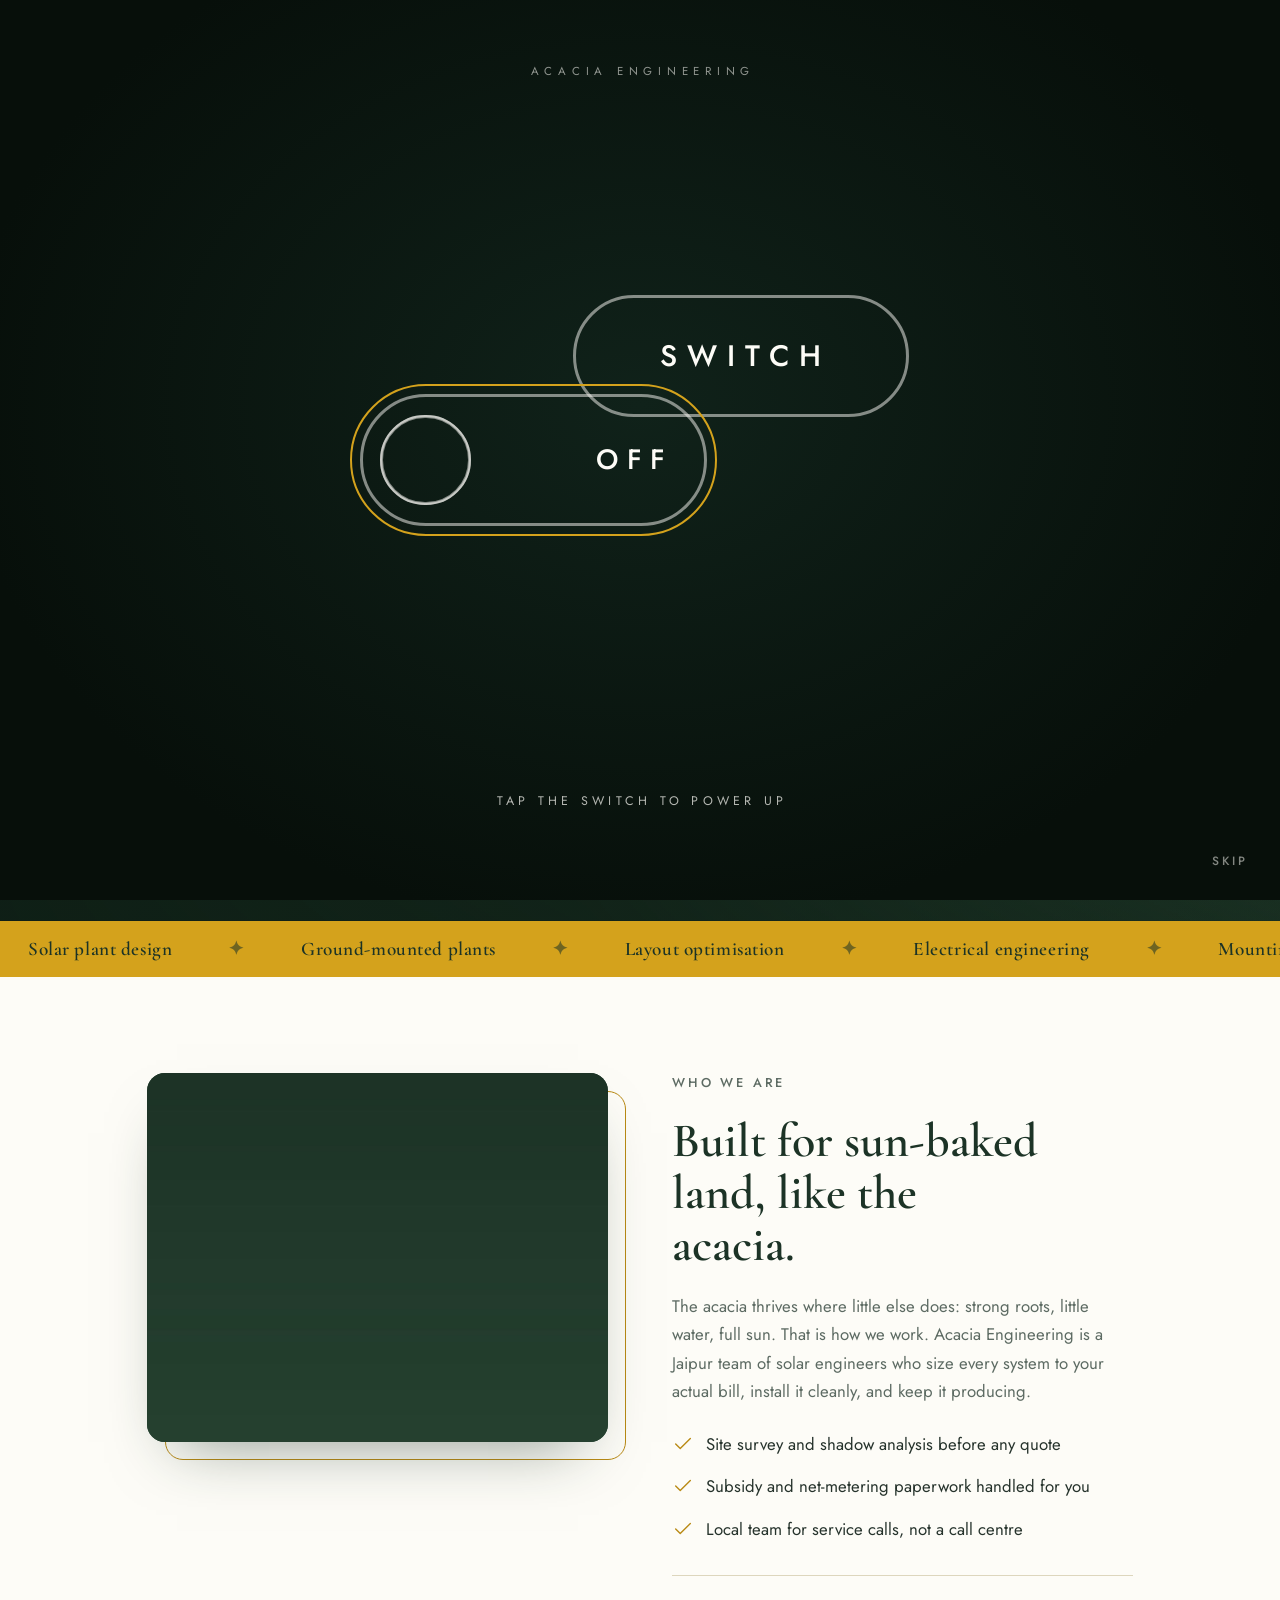
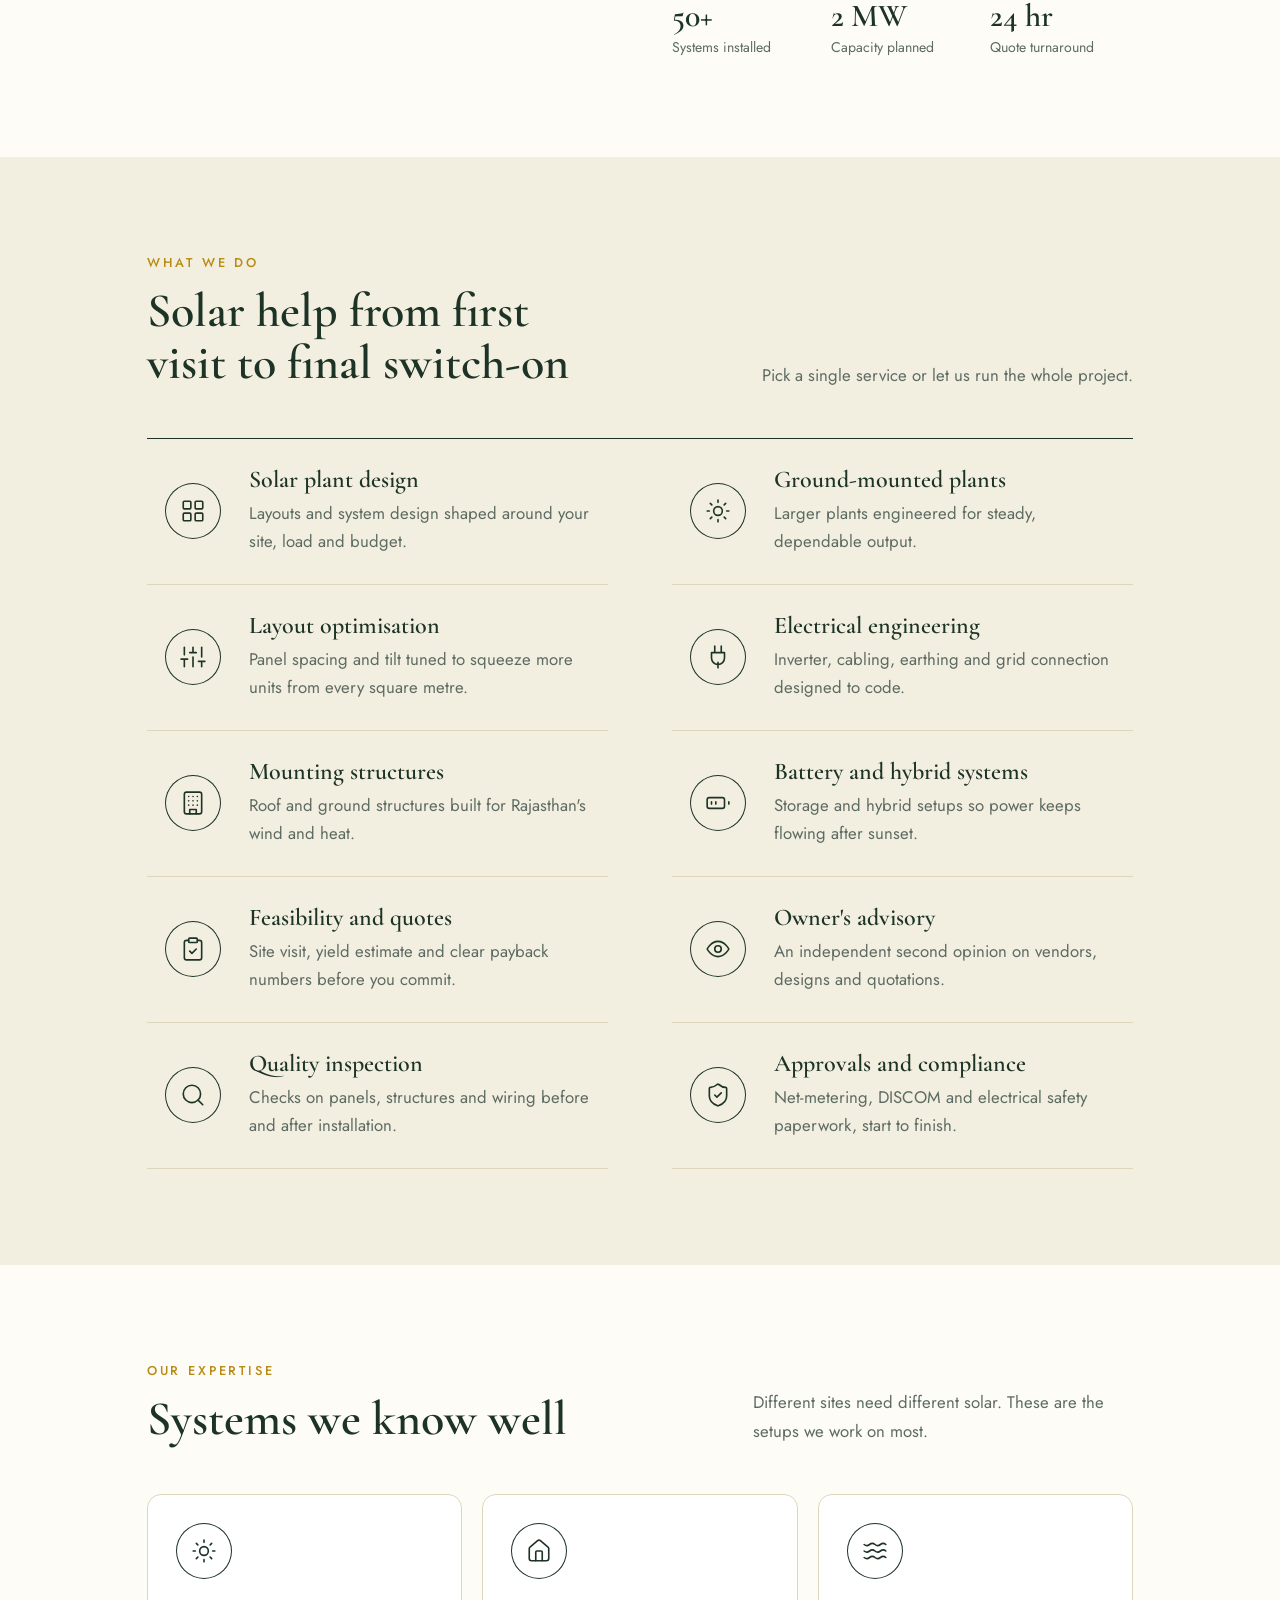
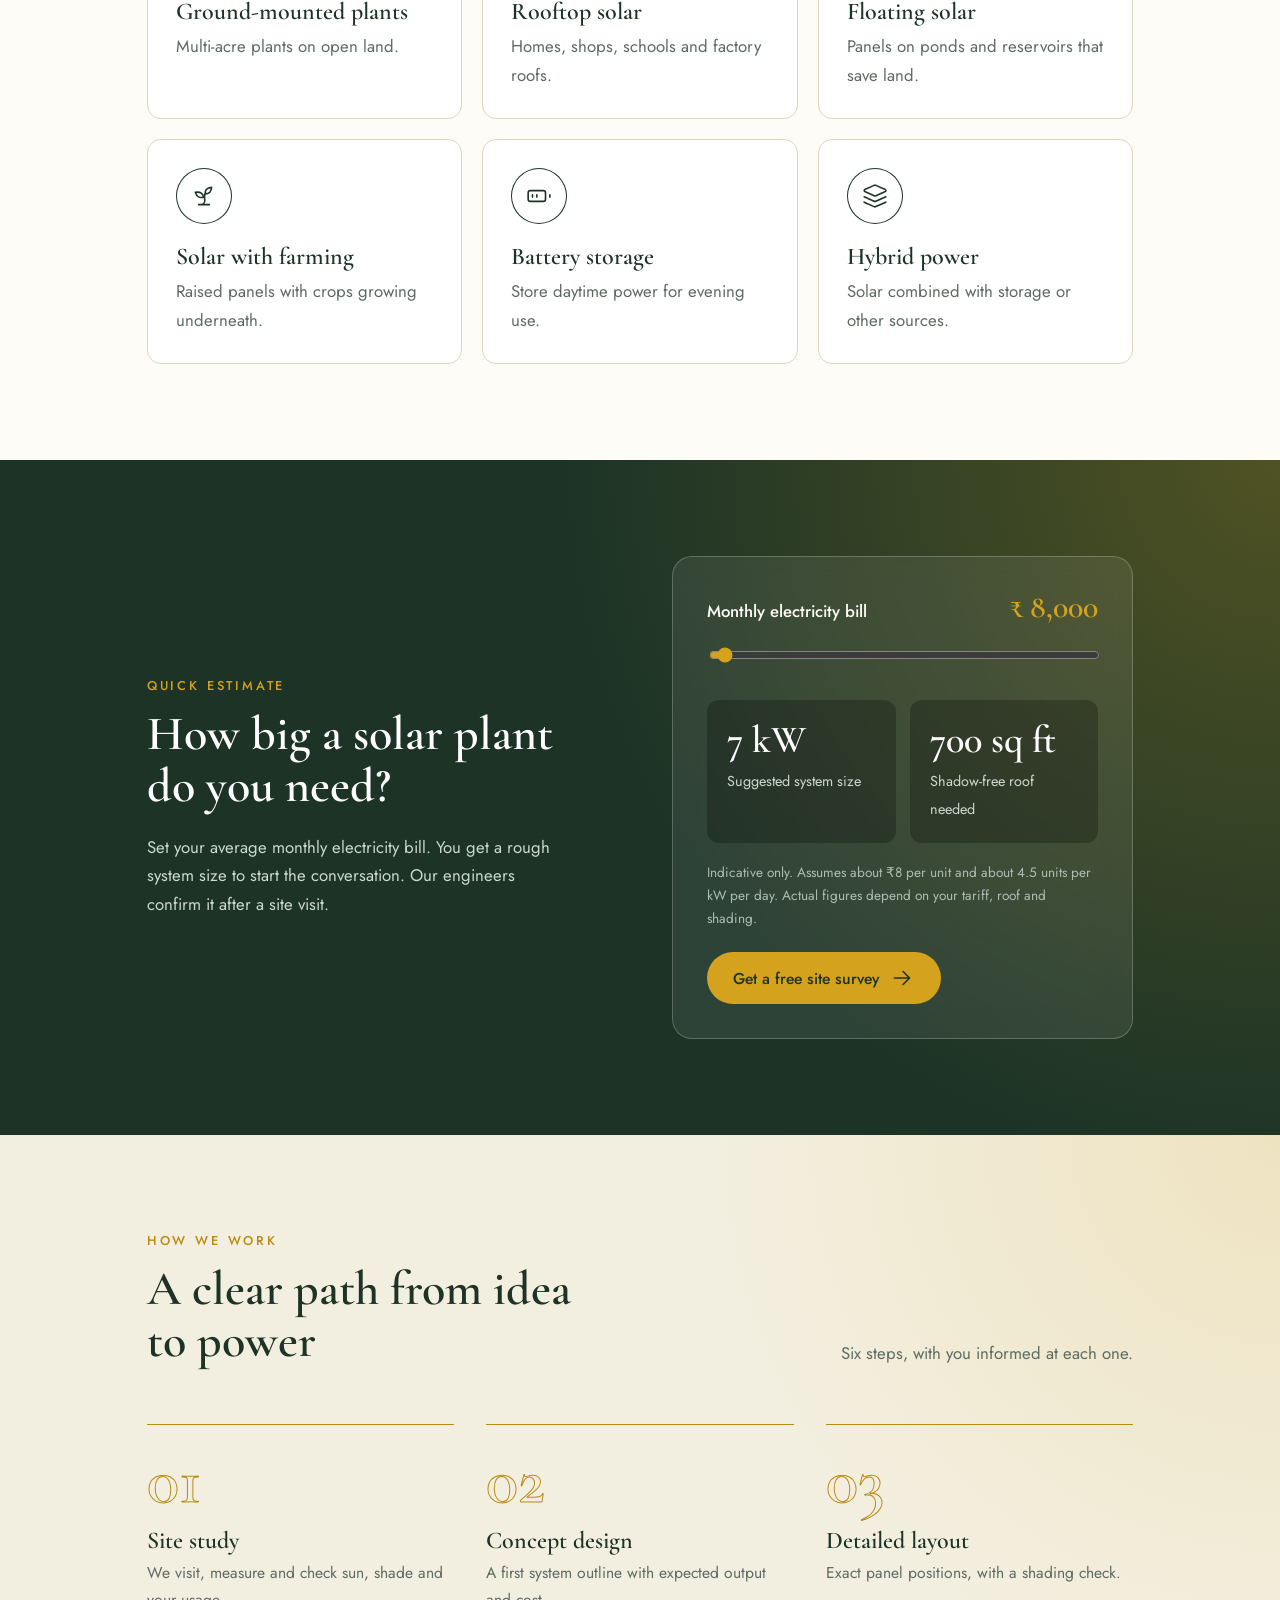
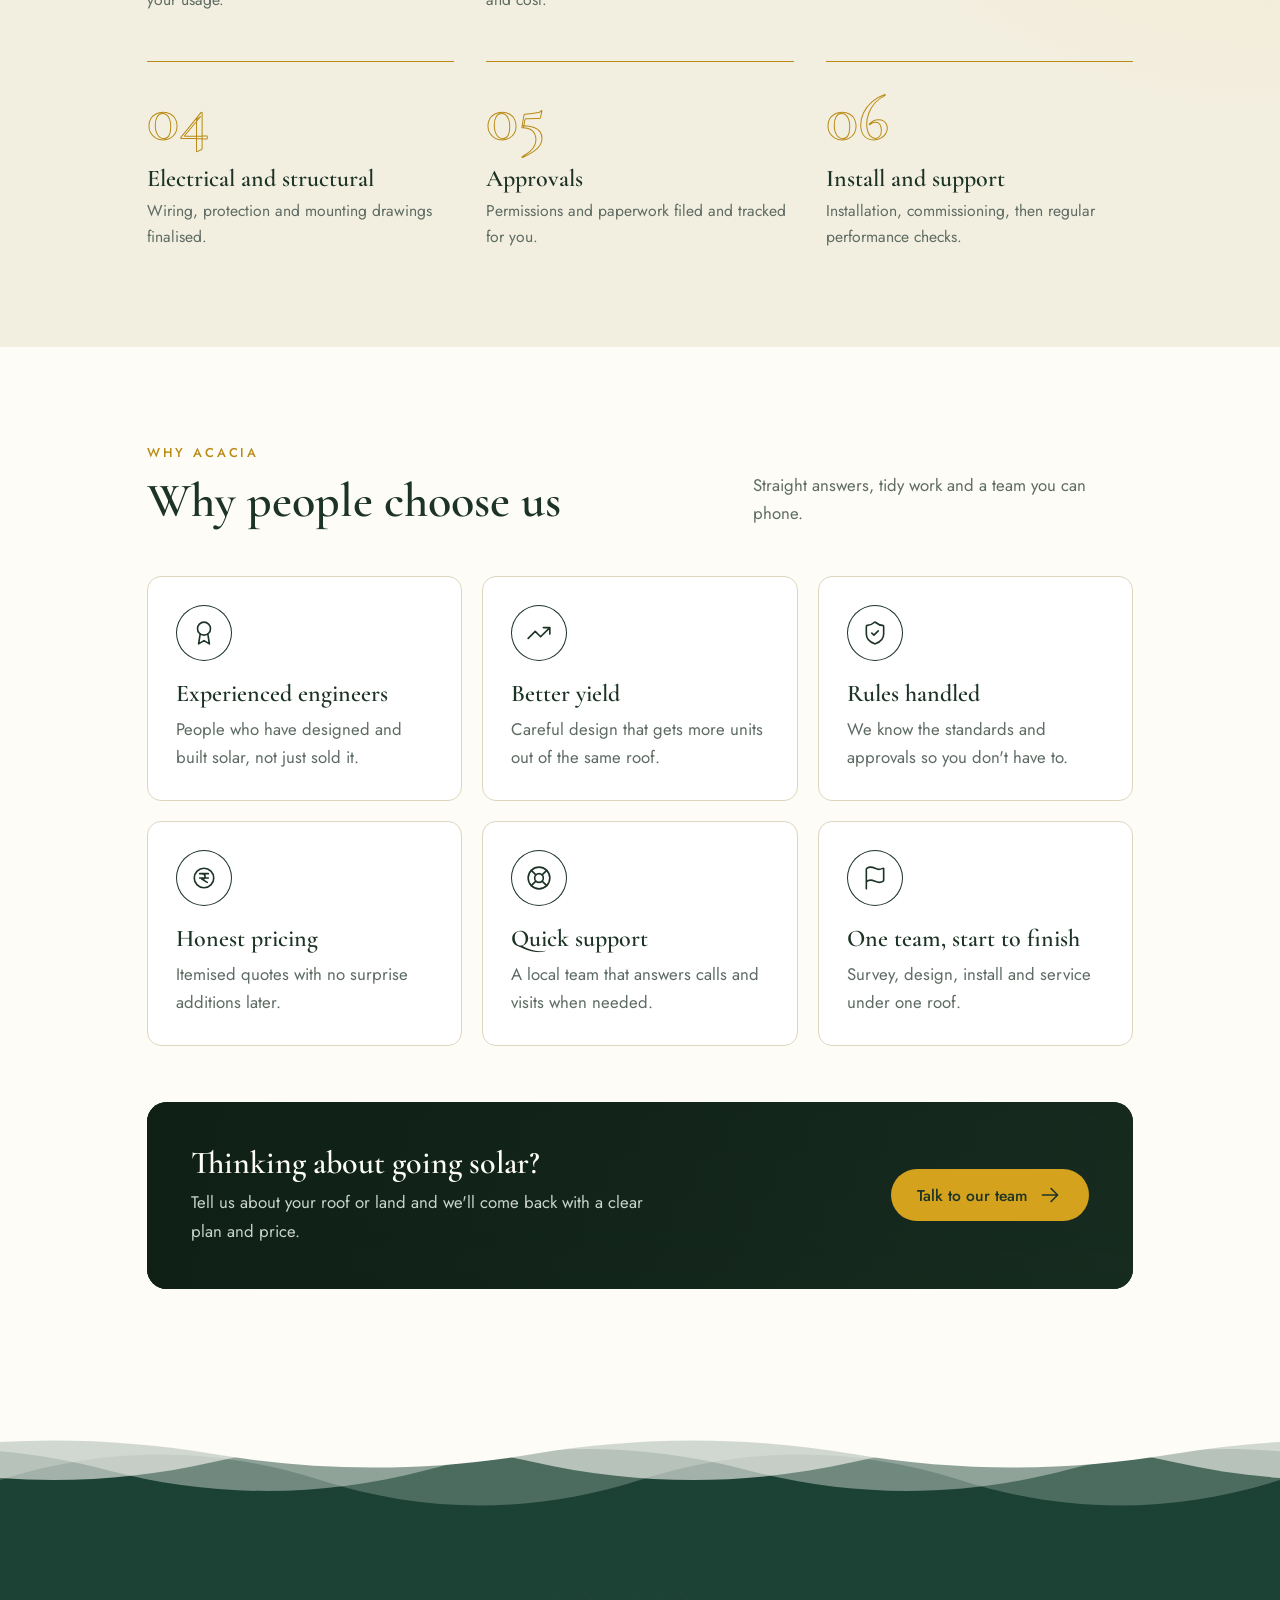
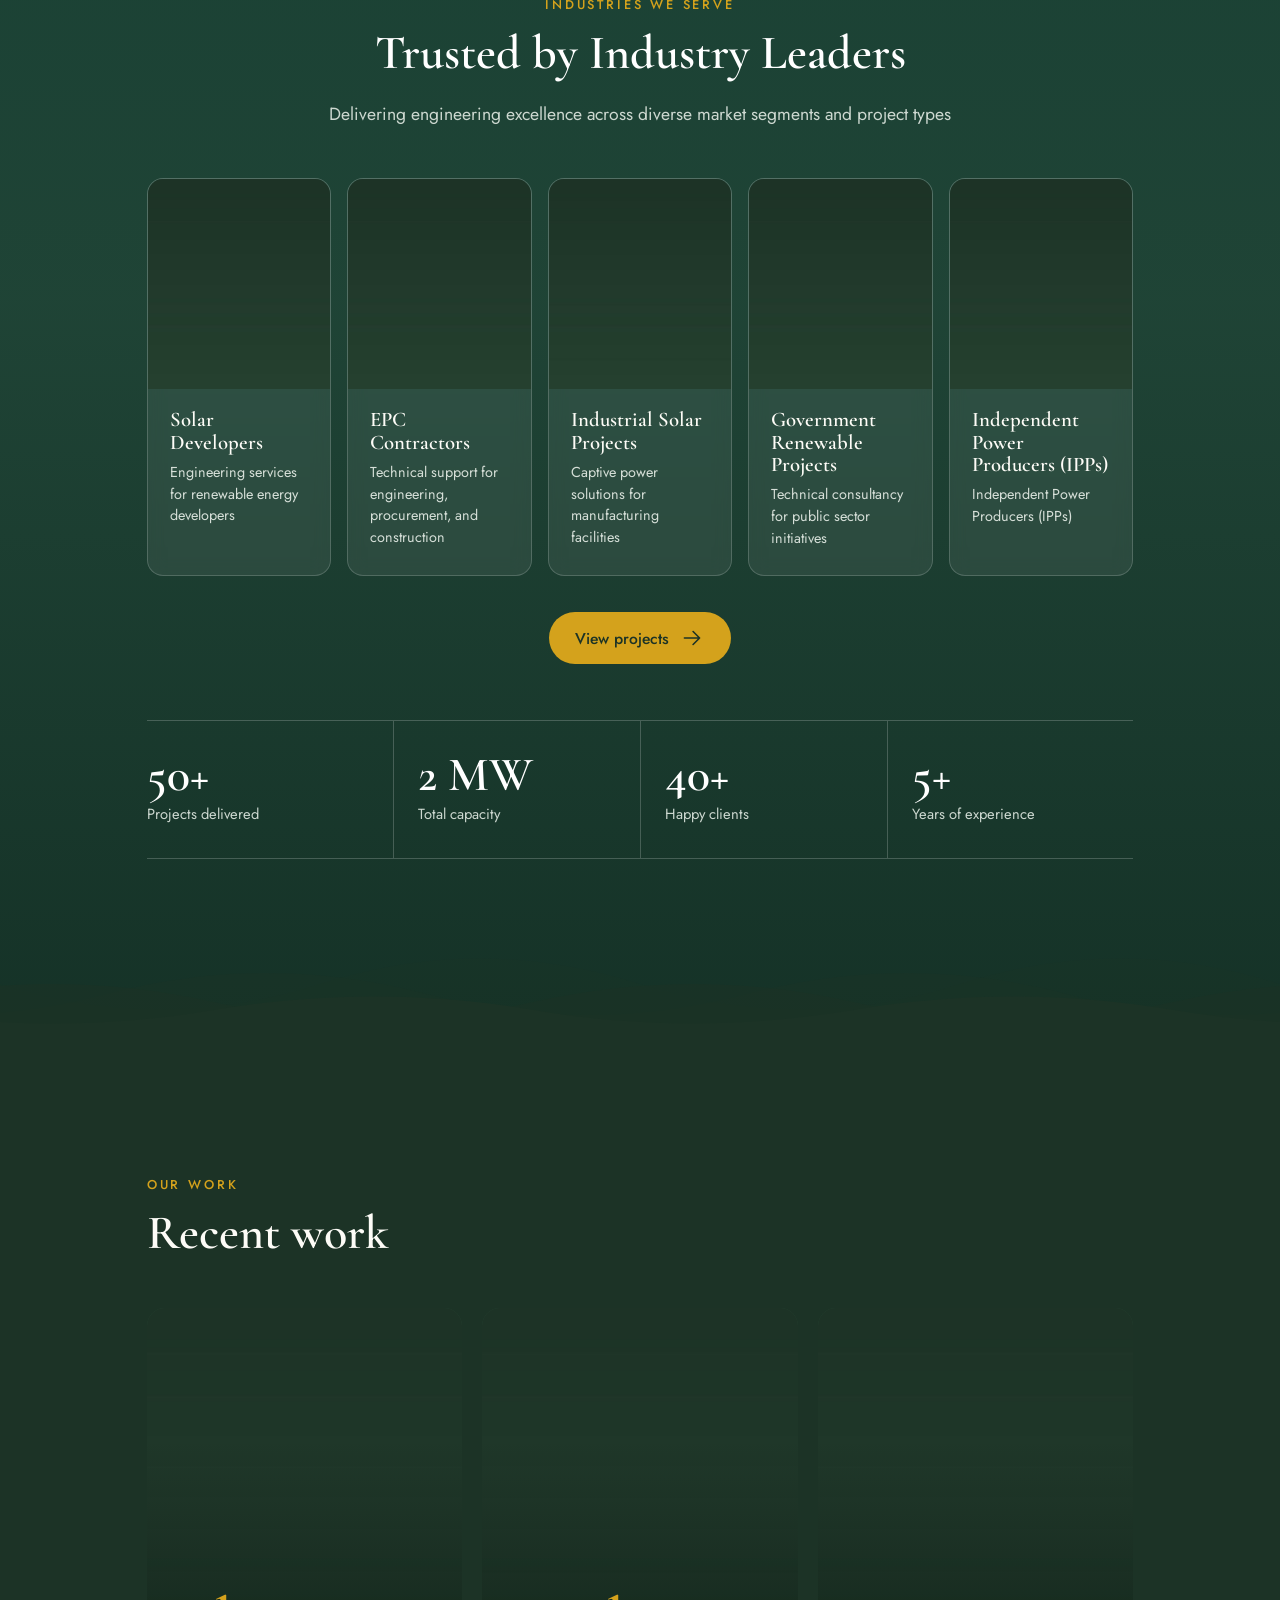
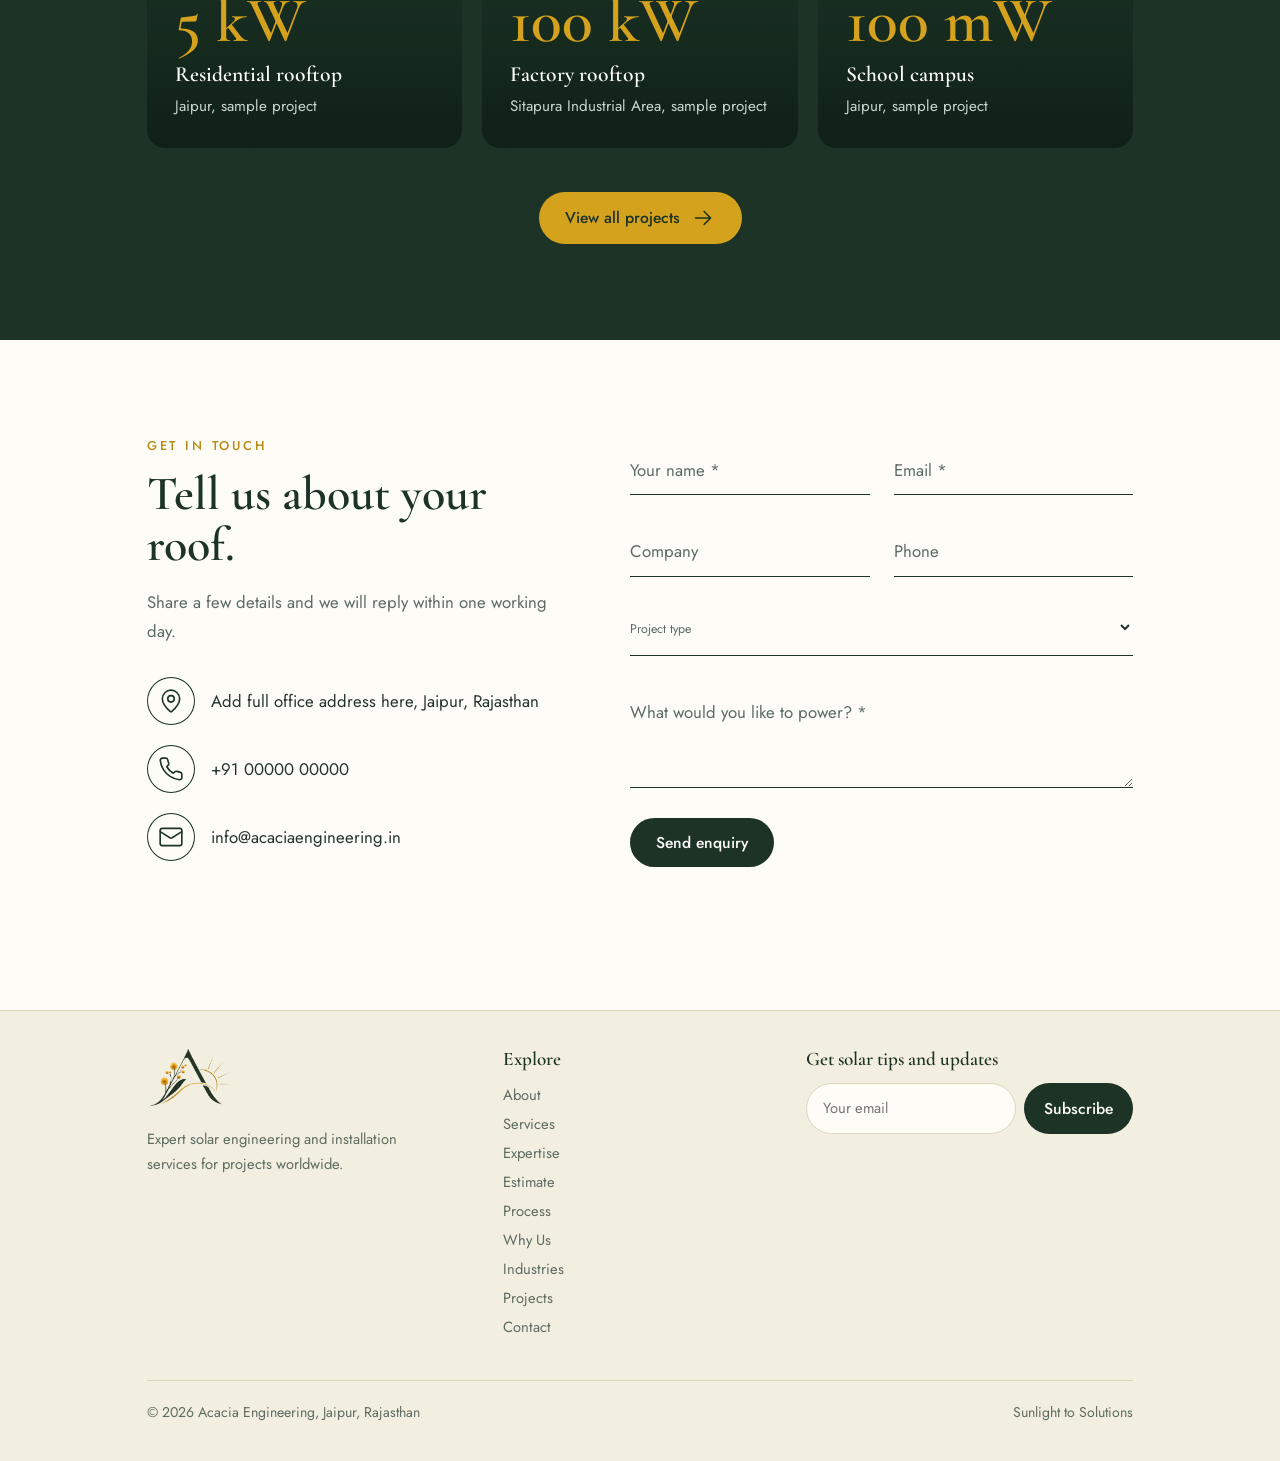
<file: index.html>
<!doctype html>
<html lang="en">
  <head>
    <meta charset="UTF-8" />
    <script src="js/intro.js"></script>
    <meta name="viewport" content="width=device-width, initial-scale=1" />
    <title>Acacia Engineering | Solar Solutions in Jaipur</title>
    <meta
      name="description"
      content="Solar panel design, installation and maintenance world wide. Sunlight to Solutions."
    />
    <meta name="theme-color" content="#1c3326" />
    <link rel="icon" href="assets/img/favicon.svg" type="image/svg+xml" />
    <link
      rel="icon"
      href="assets/img/favicon-32.png"
      type="image/png"
      sizes="32x32"
    />
    <link rel="apple-touch-icon" href="assets/img/apple-touch-icon.png" />
    <link rel="preconnect" href="https://fonts.googleapis.com" />
    <link rel="preconnect" href="https://fonts.gstatic.com" crossorigin />
    <link
      href="https://fonts.googleapis.com/css2?family=Cormorant+Garamond:wght@500;600;700&family=Jost:wght@400;500&display=swap"
      rel="stylesheet"
    />

    <!-- CSS: order matters (later files override earlier ones) -->
    <link rel="stylesheet" href="css/base.css" />
    <link rel="stylesheet" href="css/sections.css" />
    <link rel="stylesheet" href="css/upgrade.css" />
    <link rel="stylesheet" href="css/industries.css" />
    <link rel="stylesheet" href="css/additions.css" />
  </head>
  <body>
    <header id="hdr">
      <div class="wrap bar">
        <a href="#hero" aria-label="Acacia Engineering home"
          ><img src="assets/img/logo.png" alt="Acacia Engineering"
        /></a>
        <button
          class="menu"
          id="menu"
          aria-label="Open menu"
          aria-expanded="false"
        >
          <svg class="i" viewBox="0 0 24 24"><path d="M4 8h16M4 16h16" /></svg>
        </button>
        <nav id="nav"></nav>
      </div>
    </header>
    <main id="app"></main>
    <footer><div class="wrap" id="foot"></div></footer>

    <!-- JS: classic scripts that share one scope, so order matters -->
    <script src="js/config.js"></script>
    <!-- Web3Forms key -->
    <script src="js/icons.js"></script>
    <!-- ICON, ic(), esc() -->
    <script src="js/helpers.js"></script>
    <!-- IM, head, cards, statsHtml, waves -->
    <script src="js/chrome.js"></script>
    <!-- nav + footer -->
    <script src="js/estimator.js"></script>
    <!-- "How big a solar plant do you need?" -->
    <script src="js/effects.js"></script>
    <!-- loadBg, parallax, reveal -->
    <script src="js/forms.js"></script>
    <!-- enquiry form submit -->
    <script src="js/wire.js"></script>
    <!-- header scroll, menu, count-up, newsletter -->
    <script src="js/home.js"></script>
    <!-- build(): the home page sections -->
    <script src="js/main.js"></script>
    <!-- loads data/content.json, calls build() -->
  </body>
</html>
</file>
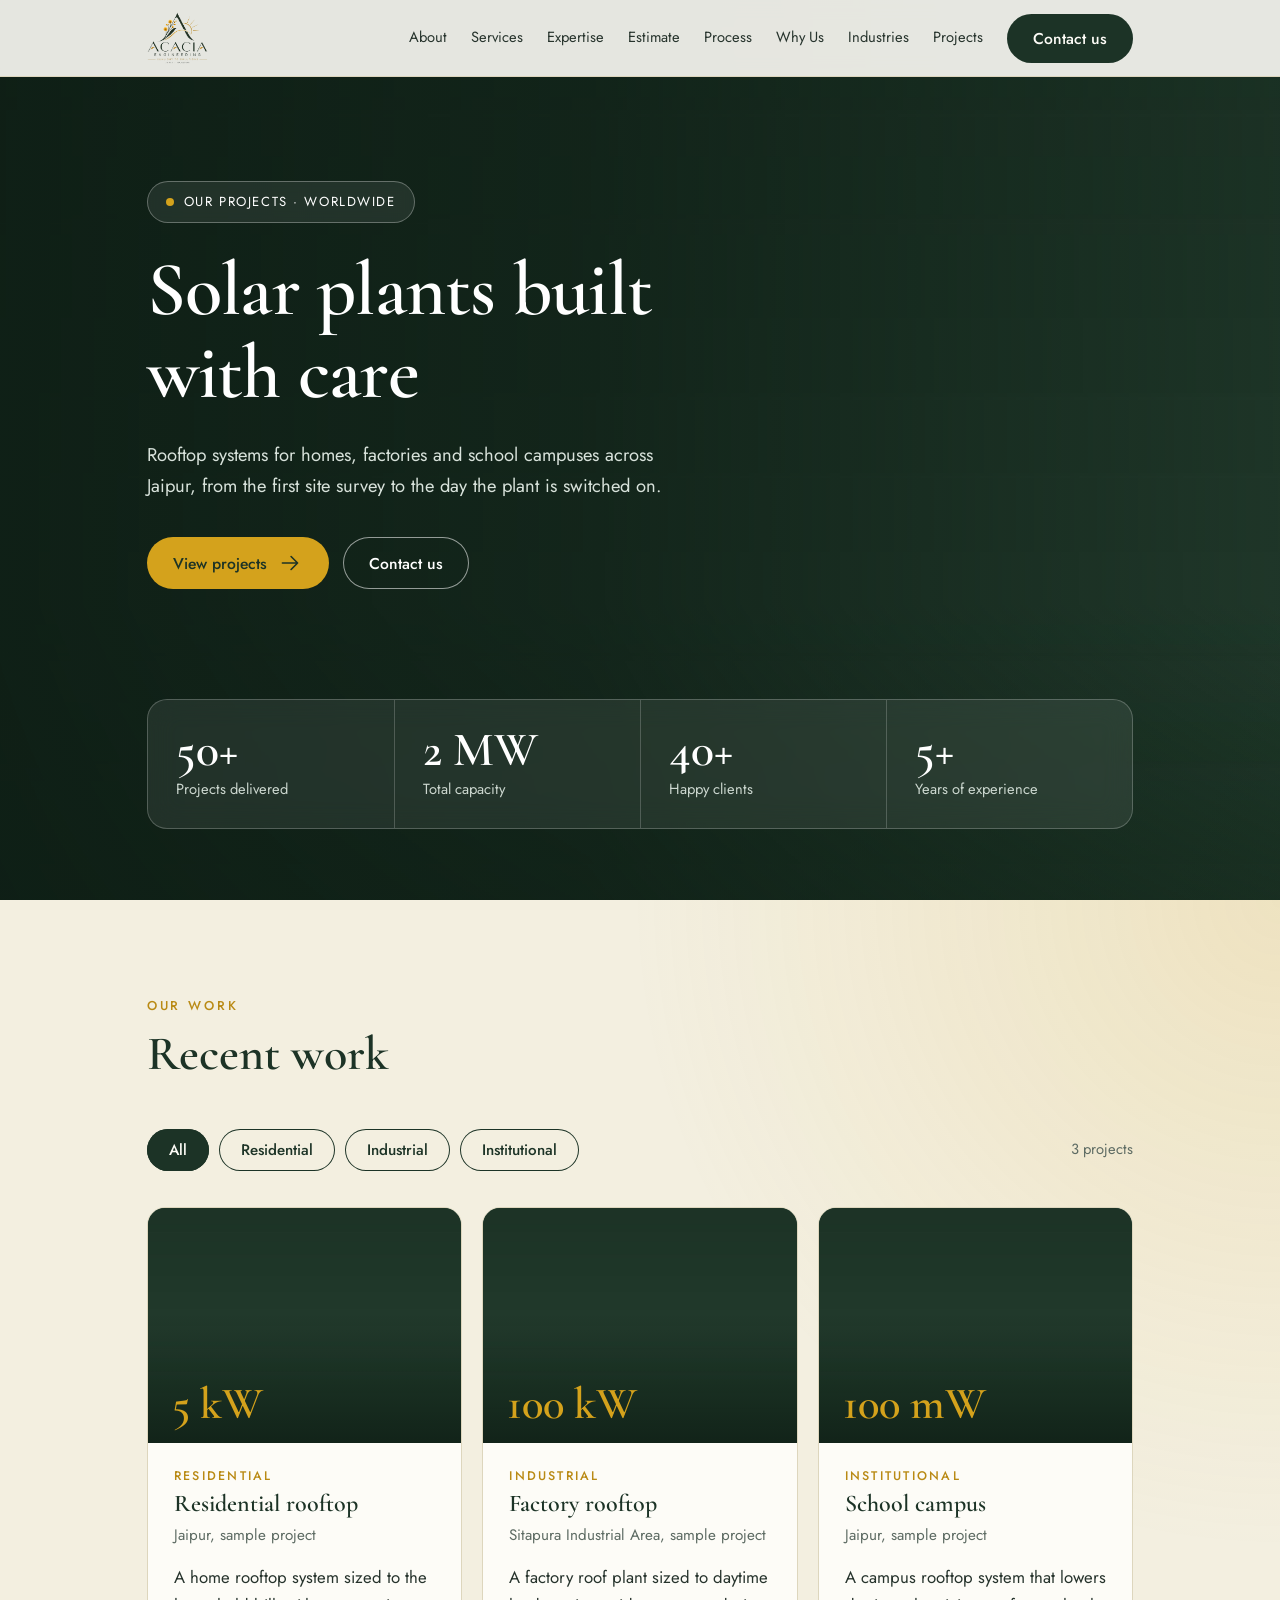
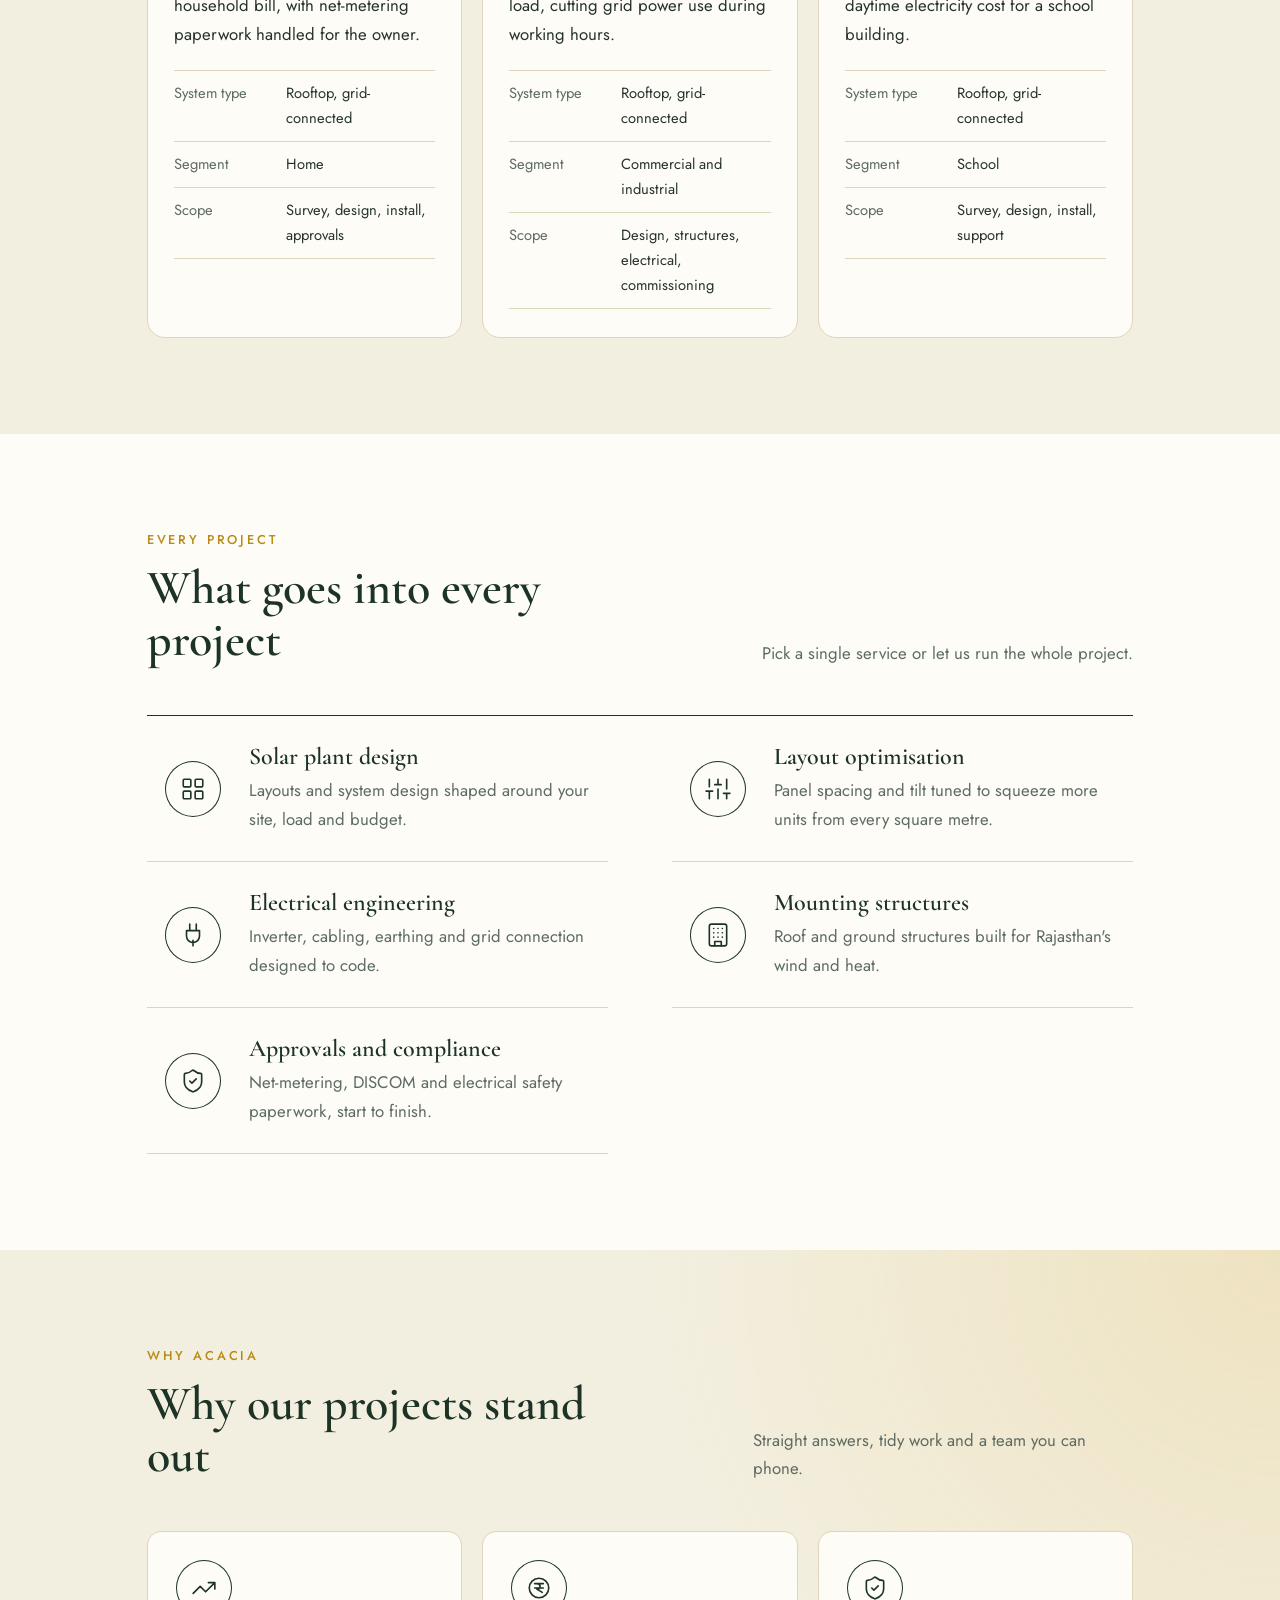
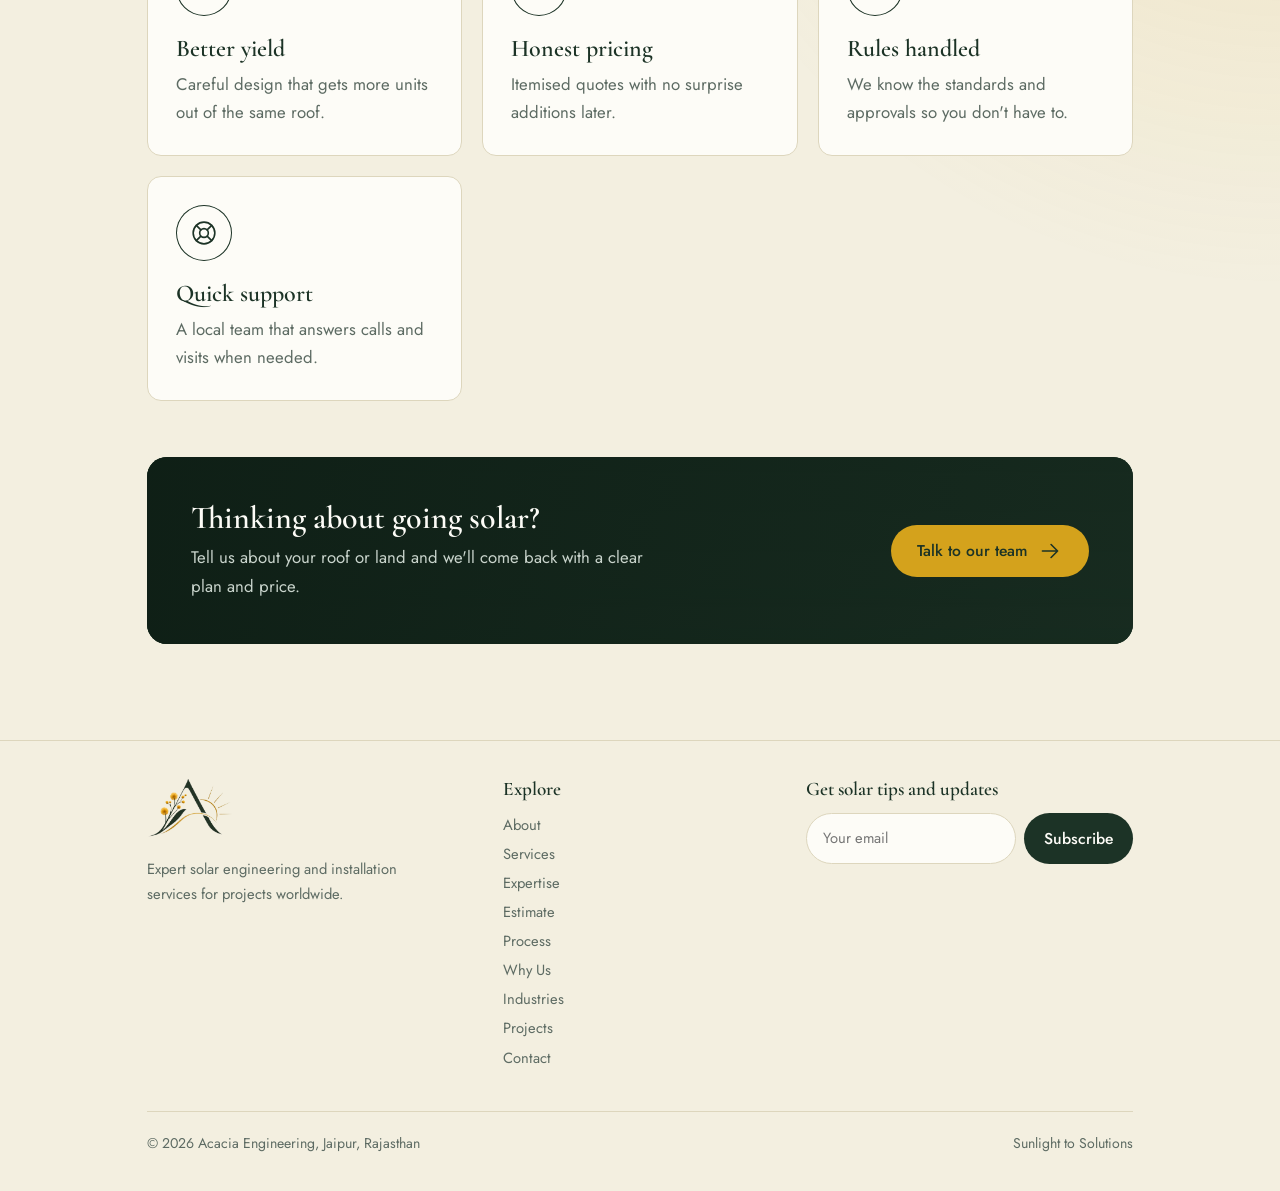
<file: projects.html>
<!doctype html>
<html lang="en">
  <head>
    <meta charset="UTF-8" />
    <meta name="viewport" content="width=device-width, initial-scale=1" />
    <title>Projects | Acacia Engineering</title>
    <meta
      name="description"
      content="Rooftop solar projects by Acacia Engineering worldwide, delivering solar solutions for homes, factories, commercial buildings and school campuses."
    />
    <meta name="theme-color" content="#1c3326" />
    <link rel="icon" href="assets/img/favicon.svg" type="image/svg+xml" />
    <link
      rel="icon"
      href="assets/img/favicon-32.png"
      type="image/png"
      sizes="32x32"
    />
    <link rel="apple-touch-icon" href="assets/img/apple-touch-icon.png" />
    <link rel="preconnect" href="https://fonts.googleapis.com" />
    <link rel="preconnect" href="https://fonts.gstatic.com" crossorigin />
    <link
      href="https://fonts.googleapis.com/css2?family=Cormorant+Garamond:wght@500;600;700&family=Jost:wght@400;500&display=swap"
      rel="stylesheet"
    />

    <!-- same CSS as the home page, plus projects.css -->
    <link rel="stylesheet" href="css/base.css" />
    <link rel="stylesheet" href="css/sections.css" />
    <link rel="stylesheet" href="css/upgrade.css" />
    <link rel="stylesheet" href="css/industries.css" />
    <link rel="stylesheet" href="css/projects.css" />
  </head>
  <body>
    <header id="hdr">
      <div class="wrap bar">
        <a href="index.html" aria-label="Acacia Engineering home"
          ><img src="assets/img/logo.png" alt="Acacia Engineering"
        /></a>
        <button
          class="menu"
          id="menu"
          aria-label="Open menu"
          aria-expanded="false"
        >
          <svg class="i" viewBox="0 0 24 24"><path d="M4 8h16M4 16h16" /></svg>
        </button>
        <nav id="nav"></nav>
      </div>
    </header>
    <main id="app"></main>
    <footer><div class="wrap" id="foot"></div></footer>

    <script src="js/config.js"></script>
    <script src="js/icons.js"></script>
    <script src="js/helpers.js"></script>
    <script src="js/chrome.js"></script>
    <script src="js/effects.js"></script>
    <script src="js/forms.js"></script>
    <script src="js/wire.js"></script>
    <script src="js/projects-page.js"></script>
  </body>
</html>
</file>
<file: css/base.css>
:root {
    --green: #1c3326;
    --green2: #274635;
    --gold: #b98a14;
    --gold-l: #d4a21c;
    --cream: #fdfcf7;
    --sand: #f3efe0;
    --ink: #26332c;
    --muted: #5d6b63;
    --line: #ddd6bd;
    --serif: "Cormorant Garamond", Georgia, serif;
    --sans: "Jost", system-ui, sans-serif;
    --ease: cubic-bezier(0.2, 0.7, 0.2, 1);
  }
  * {
    box-sizing: border-box;
  }
  html {
    scroll-behavior: smooth;
    scroll-padding-top: 80px;
  }
  body {
    margin: 0;
    font: 400 1.05rem/1.7 var(--sans);
    color: var(--ink);
    background: var(--cream);
  }
  img {
    max-width: 100%;
  }
  a {
    color: inherit;
  }
  :focus-visible {
    outline: 2px solid var(--gold-l);
    outline-offset: 3px;
  }
  .wrap {
    max-width: 1140px;
    margin: auto;
    padding: 0 6%;
  }
  h1,
  h2,
  h3 {
    font-family: var(--serif);
    color: var(--green);
    line-height: 1.08;
    margin: 0;
  }
  h2 {
    font-size: clamp(2rem, 4vw, 3rem);
    font-weight: 600;
    max-width: 16ch;
  }
  h3 {
    font-size: 1.5rem;
    font-weight: 600;
  }
  section {
    padding: 96px 0;
  }
  svg.i {
    width: 26px;
    height: 26px;
    flex: none;
    overflow: visible;
    fill: none;
    stroke: currentColor;
    stroke-width: 1.5;
    stroke-linecap: round;
    stroke-linejoin: round;
  }

  /* header */
  header {
    position: fixed;
    inset: 0 0 auto 0;
    z-index: 10;
  }
  header::before {
    content: "";
    position: absolute;
    inset: 0;
    background: rgba(253, 252, 247, 0.9);
    backdrop-filter: blur(10px);
    box-shadow: 0 1px 0 var(--line);
    opacity: 0;
    transition: opacity 0.3s;
    z-index: -1;
  }
  header.solid::before,
  header.open::before {
    opacity: 1;
  }
  .bar {
    display: flex;
    align-items: center;
    justify-content: space-between;
    height: 76px;
  }
  .bar img {
    height: 52px;
    width: auto;
    display: block;
  }
  nav {
    display: flex;
    align-items: center;
    gap: 24px;
  }
  nav a {
    text-decoration: none;
    font-size: 0.92rem;
    position: relative;
    padding: 4px 0;
  }
  nav a:not(.btn)::after {
    content: "";
    position: absolute;
    left: 0;
    bottom: 0;
    width: 100%;
    height: 1px;
    background: var(--gold);
    transform: scaleX(0);
    transform-origin: left;
    transition: transform 0.3s var(--ease);
  }
  nav a:not(.btn):hover::after {
    transform: scaleX(1);
  }
  .btn {
    display: inline-flex;
    align-items: center;
    gap: 10px;
    background: var(--green);
    color: var(--cream);
    padding: 13px 26px;
    border-radius: 999px;
    border: 0;
    font: 500 0.98rem var(--sans);
    text-decoration: none;
    cursor: pointer;
    transition:
      background 0.25s,
      transform 0.25s var(--ease);
  }
  .btn:hover {
    background: var(--gold);
    transform: translateY(-2px);
  }
  .btn.ghost {
    background: transparent;
    color: var(--green);
    box-shadow: inset 0 0 0 1px var(--green);
  }
  .btn.ghost:hover {
    background: var(--green);
    color: var(--cream);
  }
  .menu {
    display: none;
    background: none;
    border: 0;
    width: 44px;
    height: 44px;
    cursor: pointer;
    color: var(--green);
  }
</file>
<file: css/sections.css>
/* hero */
  #hero {
    padding: 150px 0 70px;
    overflow: hidden;
  }
  .hero-grid {
    display: grid;
    grid-template-columns: 1.1fr 0.9fr;
    gap: 40px;
    align-items: center;
  }
  #hero h1 {
    font-size: clamp(2.8rem, 6.2vw, 5.2rem);
    font-weight: 600;
    letter-spacing: -0.01em;
  }
  #hero p {
    max-width: 46ch;
    color: var(--muted);
    font-size: 1.15rem;
    margin: 24px 0 36px;
  }
  .cta {
    display: flex;
    flex-wrap: wrap;
    gap: 14px;
  }
  .in {
    opacity: 0;
    transform: translateY(18px);
    animation: in 0.9s var(--ease) forwards;
    animation-delay: calc(var(--d, 0) * 140ms + 200ms);
  }
  @keyframes in {
    to {
      opacity: 1;
      transform: none;
    }
  }
  .art {
    width: 100%;
    height: auto;
    display: block;
  }
  .art .sun {
    transform-origin: 50% 100%;
    animation: rise 2.2s var(--ease) 0.3s both;
  }
  @keyframes rise {
    from {
      transform: translateY(120px);
      opacity: 0;
    }
    to {
      transform: none;
      opacity: 1;
    }
  }
  .art .ray {
    stroke-dasharray: 90;
    stroke-dashoffset: 90;
    animation: draw 1s var(--ease) forwards;
    animation-delay: calc(1.6s + var(--r) * 90ms);
  }
  @keyframes draw {
    to {
      stroke-dashoffset: 0;
    }
  }
  .art .glow {
    animation: pulse 5s ease-in-out 3s infinite;
  }
  @keyframes pulse {
    50% {
      transform: scale(1.04);
      opacity: 0.8;
    }
  }
  .art .glow,
  .art .sun {
    transform-box: fill-box;
  }
  .art .stem {
    stroke-dasharray: 400;
    stroke-dashoffset: 400;
    animation: draw 2s var(--ease) 1s forwards;
  }
  .art .bud {
    transform-box: fill-box;
    transform-origin: center;
    animation: pop 0.6s var(--ease) both;
    animation-delay: calc(2s + var(--b) * 160ms);
  }
  @keyframes pop {
    from {
      transform: scale(0);
    }
    to {
      transform: scale(1);
    }
  }

  /* stats */
  .stats {
    display: grid;
    grid-template-columns: repeat(4, 1fr);
    border-top: 1px solid var(--line);
    border-bottom: 1px solid var(--line);
  }
  .stat {
    padding: 30px 24px;
    border-left: 1px solid var(--line);
  }
  .stat:first-child {
    border-left: 0;
    padding-left: 0;
  }
  .stat b {
    display: block;
    font: 600 clamp(2rem, 4vw, 3rem)/1 var(--serif);
    color: var(--green);
  }
  .stat span {
    font-size: 0.92rem;
    color: var(--muted);
  }

  /* about */
  .about {
    display: grid;
    grid-template-columns: 1fr 1fr;
    gap: 64px;
    align-items: start;
  }
  .about p {
    color: var(--muted);
    margin: 0 0 24px;
  }
  .ticks {
    list-style: none;
    margin: 0;
    padding: 0;
    display: grid;
    gap: 14px;
  }
  .ticks li {
    display: flex;
    gap: 12px;
    align-items: flex-start;
  }
  .ticks svg {
    flex: none;
    width: 22px;
    height: 22px;
    margin-top: 3px;
    color: var(--gold);
  }

  /* services */
  #services {
    background: var(--sand);
  }
  .head {
    display: flex;
    justify-content: space-between;
    align-items: end;
    gap: 20px 40px;
    flex-wrap: wrap;
    margin-bottom: 48px;
  }
  .head h2 {
    max-width: 20ch;
  }
  .sub {
    margin: 0;
    max-width: 38ch;
    color: var(--muted);
  }
  .eyebrow {
    margin: 0 0 14px;
    font: 500 0.8rem var(--sans);
    letter-spacing: 0.22em;
    text-transform: uppercase;
    color: var(--gold);
  }
  #projects .eyebrow {
    color: var(--gold-l);
  }
  .alt {
    background: var(--sand);
  }
  .cards {
    display: grid;
    grid-template-columns: repeat(auto-fit, minmax(260px, 1fr));
    gap: 20px;
  }
  .card {
    background: #fff;
    border: 1px solid var(--line);
    border-radius: 14px;
    padding: 28px;
    transition:
      transform 0.4s var(--ease),
      box-shadow 0.4s;
  }
  .alt .card {
    background: var(--cream);
  }
  .card .ico {
    margin-bottom: 20px;
  }
  .card p {
    margin: 8px 0 0;
    color: var(--muted);
  }
  @media (hover: hover) {
    .card:hover {
      transform: translateY(-6px);
      box-shadow: 0 18px 36px -18px rgba(28, 51, 38, 0.35);
    }
    .card:hover .ico {
      background: var(--green);
      color: var(--gold-l);
    }
  }
  .ph {
    position: relative;
  }
  .ph::before {
    content: "";
    position: absolute;
    inset: 18px -18px -18px 18px;
    border: 1px solid var(--gold);
    border-radius: 18px;
  }
  .ph img {
    position: relative;
    width: 100%;
    aspect-ratio: 4/3.2;
    object-fit: cover;
    border-radius: 18px;
    display: block;
    background: var(--green2);
  }
  .mini {
    display: grid;
    grid-template-columns: repeat(3, 1fr);
    gap: 16px;
    margin-top: 32px;
    padding-top: 24px;
    border-top: 1px solid var(--line);
  }
  .mini b {
    display: block;
    font: 600 2rem/1 var(--serif);
    color: var(--green);
  }
  .mini span {
    font-size: 0.88rem;
    color: var(--muted);
  }
  .cta-band {
    margin-top: 56px;
    background: var(--green);
    color: var(--cream);
    border-radius: 20px;
    padding: 44px;
    display: flex;
    justify-content: space-between;
    align-items: center;
    gap: 24px;
    flex-wrap: wrap;
    background-image: radial-gradient(
      circle at 100% 0,
      rgba(212, 162, 28, 0.35),
      transparent 55%
    );
  }
  .cta-band h3 {
    color: var(--cream);
    font-size: 2rem;
  }
  .cta-band p {
    margin: 8px 0 0;
    color: #c9d4cc;
    max-width: 46ch;
  }
  .btn.gold {
    background: var(--gold-l);
    color: var(--green);
  }
  .btn.gold:hover {
    background: var(--cream);
  }
  .ind {
    display: grid;
    grid-template-columns: repeat(5, 1fr);
    gap: 16px;
  }
  .in-c {
    position: relative;
    min-height: 380px;
    border-radius: 16px;
    overflow: hidden;
    background: linear-gradient(160deg, var(--green2), var(--green));
    color: var(--cream);
    display: flex;
    align-items: flex-end;
  }
  .in-c img {
    position: absolute;
    inset: 0;
    width: 100%;
    height: 100%;
    object-fit: cover;
    transition: transform 0.9s var(--ease);
  }
  .in-c::after {
    content: "";
    position: absolute;
    inset: 0;
    background: linear-gradient(
      180deg,
      rgba(28, 51, 38, 0) 25%,
      rgba(28, 51, 38, 0.92) 100%
    );
  }
  .in-c div {
    position: relative;
    z-index: 1;
    padding: 22px;
  }
  .in-c h3 {
    color: var(--cream);
    font-size: 1.3rem;
  }
  .in-c p {
    margin: 8px 0 0;
    font-size: 0.9rem;
    color: #d6dfd8;
    line-height: 1.5;
  }
  @media (hover: hover) {
    .in-c:hover img {
      transform: scale(1.08);
    }
  }
  .ind-foot {
    display: flex;
    justify-content: center;
    margin: 36px 0 56px;
  }
  .sel select {
    width: 100%;
    padding: 22px 0 8px;
    border: 0;
    border-bottom: 1px solid var(--green);
    background: transparent;
    font: inherit;
    color: var(--ink);
    border-radius: 0;
  }
  .sel label {
    top: 0;
    font-size: 0.78rem;
    color: var(--gold);
  }
  .fgrid {
    display: grid;
    grid-template-columns: 1.2fr 1fr 1.2fr;
    gap: 40px;
  }
  .fgrid h4 {
    font: 600 1.2rem var(--serif);
    color: var(--green);
    margin: 0 0 12px;
  }
  .fgrid a {
    display: block;
    width: -moz-fit-content;
    width: fit-content;
    text-decoration: none;
    margin: 4px 0;
  }
  .fgrid a:hover {
    color: var(--gold);
  }
  .fgrid img {
    height: 60px;
    width: auto;
    margin-bottom: 12px;
  }
  .nl {
    display: flex;
    gap: 8px;
  }
  .nl input {
    flex: 1;
    min-width: 0;
    padding: 12px 16px;
    border: 1px solid var(--line);
    border-radius: 999px;
    font: inherit;
    background: var(--cream);
  }
  .nl .btn {
    padding: 12px 20px;
  }
  .soc {
    display: flex;
    gap: 10px;
    margin-top: 16px;
  }
  .soc a {
    width: 40px;
    height: 40px;
    border-radius: 50%;
    display: grid;
    place-items: center;
    box-shadow: inset 0 0 0 1px var(--green);
    color: var(--green);
    margin: 0;
  }
  .soc a:hover {
    background: var(--green);
    color: var(--gold-l);
  }
  .fbot {
    margin-top: 36px;
    padding-top: 20px;
    border-top: 1px solid var(--line);
    display: flex;
    justify-content: space-between;
    flex-wrap: wrap;
    gap: 8px;
    font-size: 0.88rem;
  }
  .rows {
    display: grid;
    grid-template-columns: 1fr 1fr;
    column-gap: 64px;
    border-top: 1px solid var(--green);
  }
  .row {
    display: grid;
    grid-template-columns: 56px 1fr;
    gap: 28px;
    align-items: center;
    padding: 30px 0;
    border-bottom: 1px solid var(--line);
    position: relative;
  }
  .row::before {
    content: "";
    position: absolute;
    left: 0;
    bottom: -1px;
    height: 2px;
    width: 100%;
    background: var(--gold);
    transform: scaleX(0);
    transform-origin: left;
    transition: transform 0.5s var(--ease);
  }
  @media (hover: hover) {
    .row:hover::before {
      transform: scaleX(1);
    }
  }
  .ico {
    flex: none;
    width: 56px;
    height: 56px;
    border-radius: 50%;
    display: grid;
    place-items: center;
    color: var(--green);
    box-shadow: inset 0 0 0 1px var(--green);
    transition:
      background 0.3s,
      color 0.3s,
      transform 0.4s var(--ease);
  }
  @media (hover: hover) {
    .row:hover .ico {
      background: var(--green);
      color: var(--gold-l);
      transform: rotate(-8deg) scale(1.06);
    }
  }
  .tx {
    display: grid;
    gap: 6px;
  }
  .tx p {
    margin: 0;
    color: var(--muted);
  }

  /* process */
  .steps {
    display: grid;
    grid-template-columns: repeat(3, 1fr);
    gap: 48px 32px;
    position: relative;
    margin-top: 56px;
  }
  .step {
    opacity: 0;
    transform: translateY(16px);
    transition: all 0.8s var(--ease);
    transition-delay: calc(var(--i) * 120ms);
  }
  .steps.go .step {
    opacity: 1;
    transform: none;
  }
  .step {
    border-top: 1px solid var(--gold);
    padding-top: 22px;
  }
  .dot {
    width: 44px;
    height: 44px;
    border-radius: 50%;
    background: transparent;
    box-shadow: inset 0 0 0 1px var(--gold);
    display: grid;
    place-items: center;
    font: 600 1.2rem var(--serif);
    color: var(--green);
    position: relative;
    margin-bottom: 20px;
  }
  .step p {
    margin: 6px 0 0;
    color: var(--muted);
    font-size: 0.98rem;
  }

  /* projects */
  #projects {
    background: var(--green);
    color: var(--cream);
  }
  #projects h2 {
    color: var(--cream);
  }
  .proj {
    display: grid;
    grid-template-columns: repeat(3, 1fr);
    gap: 0;
    margin-top: 48px;
    border-top: 1px solid rgba(253, 252, 247, 0.25);
  }
  .p {
    padding: 36px 28px 36px 0;
    border-right: 1px solid rgba(253, 252, 247, 0.25);
    padding-left: 28px;
  }
  .p:first-child {
    padding-left: 0;
  }
  .p:last-child {
    border-right: 0;
  }
  .p b {
    display: block;
    font: 600 clamp(3rem, 6vw, 4.8rem)/1 var(--serif);
    color: var(--gold-l);
    transition: transform 0.5s var(--ease);
  }
  .p:hover b {
    transform: translateX(8px);
  }
  .p h3 {
    color: var(--cream);
    margin: 14px 0 4px;
    font-size: 1.35rem;
  }
  .p span {
    color: #b9c6bd;
    font-size: 0.95rem;
  }

  /* contact */
  .contact {
    display: grid;
    grid-template-columns: 0.9fr 1.1fr;
    gap: 72px;
  }
  .info {
    list-style: none;
    padding: 0;
    margin: 32px 0 0;
    display: grid;
    gap: 20px;
  }
  .info li {
    display: flex;
    gap: 16px;
    align-items: center;
  }
  .info .ico {
    width: 48px;
    height: 48px;
    flex: none;
  }
  .info a {
    text-decoration: none;
  }
  .info a:hover {
    color: var(--gold);
  }
  form {
    display: grid;
    gap: 22px;
  }
  .f {
    position: relative;
  }
  .f input,
  .f textarea {
    width: 100%;
    padding: 22px 0 8px;
    border: 0;
    border-bottom: 1px solid var(--green);
    background: transparent;
    font: inherit;
    color: var(--ink);
    border-radius: 0;
  }
  .f textarea {
    resize: vertical;
    min-height: 110px;
  }
  .f label {
    position: absolute;
    left: 0;
    top: 20px;
    color: var(--muted);
    pointer-events: none;
    transition: all 0.25s var(--ease);
  }
  .f input:focus + label,
  .f textarea:focus + label,
  .f input:not(:placeholder-shown) + label,
  .f textarea:not(:placeholder-shown) + label {
    top: 0;
    font-size: 0.78rem;
    color: var(--gold);
  }
  .f input:focus,
  .f textarea:focus {
    outline: 0;
    border-bottom-color: var(--gold-l);
    box-shadow: 0 1px 0 var(--gold-l);
  }
  .two {
    display: grid;
    grid-template-columns: 1fr 1fr;
    gap: 24px;
  }
  .hp {
    position: absolute;
    left: -9999px;
  }
  #status {
    min-height: 1.6em;
    font-size: 0.98rem;
  }
  #status.ok {
    color: #2c6a43;
    animation: in 0.5s var(--ease);
  }
  #status.err {
    color: #a33b2f;
  }
  .btn[disabled] {
    opacity: 0.7;
    cursor: wait;
  }
  .spin {
    width: 16px;
    height: 16px;
    border: 2px solid rgba(255, 255, 255, 0.4);
    border-top-color: #fff;
    border-radius: 50%;
    animation: s 0.7s linear infinite;
    display: none;
  }
  .btn[disabled] .spin {
    display: inline-block;
  }
  @keyframes s {
    to {
      transform: rotate(360deg);
    }
  }

  footer {
    background: var(--sand);
    color: var(--muted);
    padding: 36px 0;
    font-size: 0.92rem;
    border-top: 1px solid var(--line);
  }
  .foot {
    display: flex;
    justify-content: space-between;
    align-items: center;
    gap: 20px;
    flex-wrap: wrap;
  }

  @media (max-width: 1000px) {
    nav {
      gap: 16px;
    }
    nav a {
      font-size: 0.86rem;
    }
  }
  @media (max-width: 860px) {
    section {
      padding: 72px 0;
    }
    .menu {
      display: block;
    }
    nav {
      position: fixed;
      inset: 76px 0 auto 0;
      background: var(--cream);
      flex-direction: column;
      padding: 24px 6% 32px;
      gap: 20px;
      align-items: flex-start;
      border-bottom: 1px solid var(--line);
      transform: translateY(-130%);
      visibility: hidden;
      transition:
        transform 0.4s var(--ease),
        visibility 0s 0.4s;
      z-index: -2;
    }
    nav.open {
      transform: none;
      visibility: visible;
      transition:
        transform 0.4s var(--ease),
        visibility 0s;
    }
    .hero-grid,
    .about,
    .contact {
      grid-template-columns: 1fr;
      gap: 40px;
    }
    #hero {
      padding-top: 120px;
    }
    .art {
      max-width: 420px;
      margin: auto;
    }
    .rows,
    .fgrid {
      grid-template-columns: 1fr;
    }
    .ind {
      grid-template-columns: 1fr 1fr;
    }
    .in-c {
      min-height: 300px;
    }
    .ph::before {
      inset: 12px -8px -12px 8px;
    }
    .cta-band {
      padding: 30px;
    }
    .steps {
      grid-template-columns: 1fr 1fr;
      gap: 36px 20px;
    }
    .stats {
      grid-template-columns: 1fr 1fr;
    }
    .stat:nth-child(3) {
      border-left: 0;
      padding-left: 0;
    }
    .stat:nth-child(n + 3) {
      border-top: 1px solid var(--line);
    }
    .row {
      align-items: start;
      gap: 20px;
      padding: 26px 0;
    }
    .tx {
      grid-template-columns: 1fr;
      gap: 6px;
    }
    .ico {
      width: 52px;
      height: 52px;
    }
    .proj {
      grid-template-columns: 1fr;
    }
    .p {
      border-right: 0;
      border-bottom: 1px solid rgba(253, 252, 247, 0.25);
      padding: 28px 0;
    }
    .p:last-child {
      border-bottom: 0;
    }
    .two {
      grid-template-columns: 1fr;
    }
  }
  @media (max-width: 480px) {
    .ind {
      grid-template-columns: 1fr;
    }
    .nl {
      flex-direction: column;
    }
  }
  @media (prefers-reduced-motion: reduce) {
    *,
    *::before,
    *::after {
      animation: none !important;
      transition: none !important;
    }
    .in {
      opacity: 1;
      transform: none;
    }
    .art .ray,
    .art .stem {
      stroke-dashoffset: 0;
    }
    .step {
      opacity: 1;
      transform: none;
    }
  }
</file>
<file: css/upgrade.css>
/* ---- v3 visual upgrade ---- */
  header::before {
    opacity: 1;
  }
  #hero {
    padding: 0;
    min-height: 100svh;
    position: relative;
    display: flex;
    flex-direction: column;
    justify-content: flex-end;
    color: #fff;
    background: var(--green);
    overflow: hidden;
  }
  .hero-bg {
    position: absolute;
    inset: 0;
  }
  .hero-bg img {
    width: 100%;
    height: 100%;
    object-fit: cover;
    animation: kb 26s ease-out both;
  }
  @keyframes kb {
    from {
      transform: scale(1.14);
    }
    to {
      transform: scale(1);
    }
  }
  .hero-bg::after {
    content: "";
    position: absolute;
    inset: 0;
    background:
      linear-gradient(
        90deg,
        rgba(14, 30, 21, 0.93) 0%,
        rgba(14, 30, 21, 0.72) 46%,
        rgba(14, 30, 21, 0.12) 100%
      ),
      linear-gradient(0deg, rgba(14, 30, 21, 0.7), transparent 45%);
  }
  .hero-in,
  .hero-stats {
    width: 100%;
  }
  .hero-in {
    position: relative;
    padding-top: 132px;
    padding-bottom: 44px;
  }
  #hero h1 {
    color: #fff;
    max-width: 15ch;
    font-size: clamp(3rem, 6vw, 5.2rem);
  }
  #hero p {
    color: #d8e2db;
    max-width: 48ch;
  }
  #hero .btn:not(.ghost) {
    background: var(--gold-l);
    color: var(--green);
  }
  #hero .btn:not(.ghost):hover {
    background: #fff;
  }
  .btn.ghost.lt {
    color: #fff;
    box-shadow: inset 0 0 0 1px rgba(255, 255, 255, 0.55);
  }
  .btn.ghost.lt:hover {
    background: #fff;
    color: var(--green);
  }
  .pill {
    display: inline-flex;
    gap: 10px;
    align-items: center;
    padding: 9px 18px;
    border: 1px solid rgba(255, 255, 255, 0.3);
    border-radius: 999px;
    font-size: 0.82rem;
    letter-spacing: 0.12em;
    text-transform: uppercase;
    backdrop-filter: blur(6px);
    background: rgba(255, 255, 255, 0.08);
    margin-bottom: 26px;
  }
  .pill i {
    width: 8px;
    height: 8px;
    border-radius: 50%;
    background: var(--gold-l);
    animation: ping 2s infinite;
  }
  @keyframes ping {
    0% {
      box-shadow: 0 0 0 0 rgba(212, 162, 28, 0.7);
    }
    70%,
    100% {
      box-shadow: 0 0 0 10px rgba(212, 162, 28, 0);
    }
  }
  .hero-stats {
    position: relative;
    padding-bottom: 40px;
  }
  .hero-stats .stats {
    border: 1px solid rgba(255, 255, 255, 0.22);
    border-radius: 20px;
    background: rgba(255, 255, 255, 0.08);
    backdrop-filter: blur(14px);
  }
  .hero-stats .stat {
    border-color: rgba(255, 255, 255, 0.2);
    padding: 26px 28px;
  }
  .hero-stats .stat:first-child {
    padding-left: 28px;
  }
  .hero-stats .stat b {
    color: #fff;
  }
  .hero-stats .stat span {
    color: #cdd8d0;
  }
  .band {
    padding: 0;
    background: var(--gold-l);
    color: var(--green);
    overflow: hidden;
    white-space: nowrap;
  }
  .band div {
    display: inline-flex;
    padding: 16px 0;
    animation: mq 45s linear infinite;
    font: 600 1.2rem var(--serif);
    letter-spacing: 0.03em;
  }
  .band span {
    padding: 0 28px;
  }
  .band span::after {
    content: "\2726";
    margin-left: 56px;
    opacity: 0.55;
  }
  @keyframes mq {
    to {
      transform: translateX(-50%);
    }
  }
  .alt {
    background:
      radial-gradient(
        circle at 100% 0,
        rgba(212, 162, 28, 0.16),
        transparent 38%
      ),
      var(--sand);
  }
  .row {
    padding: 28px 18px;
    margin: 0;
  }
  @media (hover: hover) {
    .row:hover {
      background: linear-gradient(
        90deg,
        rgba(212, 162, 28, 0.14),
        transparent
      );
    }
  }
  .dot {
    width: auto;
    height: auto;
    border-radius: 0;
    box-shadow: none;
    display: block;
    font: 600 4.2rem/1 var(--serif);
    color: transparent;
    -webkit-text-stroke: 1px var(--gold);
    margin-bottom: 14px;
  }
  .about .ph img {
    box-shadow: 0 30px 60px -30px rgba(28, 51, 38, 0.5);
  }
  .cta-band {
    position: relative;
    overflow: hidden;
    isolation: isolate;
    background-image: none;
  }
  .cta-band > img {
    position: absolute;
    inset: 0;
    width: 100%;
    height: 100%;
    object-fit: cover;
    z-index: -2;
  }
  .cta-band::before {
    content: "";
    position: absolute;
    inset: 0;
    background: linear-gradient(
      90deg,
      rgba(14, 30, 21, 0.95),
      rgba(14, 30, 21, 0.55)
    );
    z-index: -1;
  }
  #industries {
    position: relative;
    isolation: isolate;
    color: #fff;
    background: var(--green);
  }
  .bgimg {
    position: absolute;
    inset: 0;
    z-index: -1;
  }
  .bgimg img {
    width: 100%;
    height: 100%;
    object-fit: cover;
  }
  .bgimg::after {
    content: "";
    position: absolute;
    inset: 0;
    background: linear-gradient(
      180deg,
      rgba(14, 30, 21, 0.94),
      rgba(14, 30, 21, 0.8) 50%,
      rgba(14, 30, 21, 0.96)
    );
  }
  #industries h2 {
    color: #fff;
  }
  #industries .sub {
    color: #cdd8d0;
  }
  #industries .eyebrow {
    color: var(--gold-l);
  }
  .in-c {
    display: block;
    min-height: 0;
    background: rgba(255, 255, 255, 0.07);
    border: 1px solid rgba(255, 255, 255, 0.18);
    backdrop-filter: blur(8px);
  }
  .in-c::after {
    display: none;
  }
  .in-c img {
    position: static;
    height: 210px;
    width: 100%;
    display: block;
  }
  .in-c div {
    padding: 20px 22px 26px;
  }
  #industries .btn {
    background: var(--gold-l);
    color: var(--green);
  }
  #industries .btn:hover {
    background: #fff;
  }
  #industries .stats {
    border-color: rgba(255, 255, 255, 0.2);
  }
  #industries .stat {
    border-color: rgba(255, 255, 255, 0.2);
  }
  #industries .stat b {
    color: #fff;
  }
  #industries .stat span {
    color: #cdd8d0;
  }
  .proj {
    border: 0;
    gap: 20px;
    margin-top: 48px;
  }
  .pj {
    position: relative;
    min-height: 440px;
    border-radius: 18px;
    overflow: hidden;
    display: flex;
    align-items: flex-end;
    background: var(--green2);
  }
  .pj img {
    position: absolute;
    inset: 0;
    width: 100%;
    height: 100%;
    object-fit: cover;
    transition: transform 0.9s var(--ease);
  }
  .pj::after {
    content: "";
    position: absolute;
    inset: 0;
    background: linear-gradient(
      180deg,
      rgba(14, 30, 21, 0) 30%,
      rgba(14, 30, 21, 0.95)
    );
  }
  .pj div {
    position: relative;
    z-index: 1;
    padding: 28px;
  }
  .pj b {
    display: block;
    font: 600 clamp(3rem, 5vw, 4.4rem)/1 var(--serif);
    color: var(--gold-l);
  }
  .pj h3 {
    color: #fff;
    margin: 10px 0 4px;
    font-size: 1.35rem;
  }
  .pj span {
    color: #cbd6ce;
    font-size: 0.95rem;
  }
  @media (hover: hover) {
    .pj:hover img,
    .in-c:hover img {
      transform: scale(1.07);
    }
  }
  .rv {
    opacity: 0;
    transform: translateY(26px);
    transition:
      opacity 0.9s var(--ease),
      transform 0.9s var(--ease);
    transition-delay: calc(var(--k, 0) * 80ms);
  }
  .rv.on {
    opacity: 1;
    transform: none;
  }
  @media (max-width: 860px) {
    #hero h1 {
      font-size: clamp(2.8rem, 12vw, 4rem);
    }
    .hero-in {
      padding-top: 120px;
    }
    .hero-stats .stat,
    .hero-stats .stat:nth-child(3),
    .hero-stats .stat:first-child {
      padding: 18px 18px;
    }
    .hero-stats .stat:nth-child(3) {
      border-left: 0;
    }
    .proj {
      grid-template-columns: 1fr;
    }
    .pj {
      min-height: 340px;
    }
    .in-c img {
      height: 180px;
    }
    .dot {
      font-size: 3.2rem;
    }
  }
  @media (prefers-reduced-motion: reduce) {
    .rv {
      opacity: 1;
      transform: none;
    }
    .band div {
      animation: none;
    }
  }
</file>
<file: css/industries.css>
/* ---- industries: wave edge, tint, parallax ---- */
  #industries {
    padding: 200px 0 96px;
    overflow: hidden;
  }
  #industries .bgimg {
    inset: -20% 0;
  }
  #industries .bgimg img {
    will-change: transform;
  }
  #industries .bgimg::after {
    background: linear-gradient(
      180deg,
      rgba(22, 64, 52, 0.8),
      rgba(26, 66, 54, 0.62) 40%,
      rgba(18, 46, 36, 0.88)
    );
  }
  .wave {
    position: absolute;
    left: 0;
    right: 0;
    top: -1px;
    height: 130px;
    z-index: 1;
    pointer-events: none;
    overflow: hidden;
  }
  .wave svg {
    position: absolute;
    left: 0;
    top: 0;
    width: 200%;
    height: 100%;
    /*animation: wv 30s linear infinite;*/
    animation: none !important;
  }
  .wave svg + svg {
    animation-duration: 20s;
    animation-direction: reverse;
  }
  @keyframes wv {
    to {
      transform: translateX(-50%);
    }
  }
  .head.center {
    flex-direction: column;
    align-items: center;
    text-align: center;
  }
  .head.center h2 {
    max-width: none;
  }
  .head.center .sub {
    max-width: 62ch;
    font-size: 1.1rem;
  }
  #industries .eyebrow {
    color: var(--gold-l);
  }
  @media (max-width: 860px) {
    #industries {
      padding: 130px 0 72px;
    }
    .wave {
      height: 80px;
    }
  }
  .hero-bg {
    inset: 0 0 -22% 0;
  }
  /* CSS parallax (background-attachment: fixed), same method as the W3Schools example */
  #industries .bgimg {
    inset: 0;
    background-size: cover;
    background-position: center;
    background-repeat: no-repeat;
    background-attachment: fixed;
    background-color: var(--green2);
  }
  @media (hover: none), (max-width: 860px) {
    #industries .bgimg {
      background-attachment: scroll;
    }
  }
  #industries {
    padding: 210px 0 220px;
  }
  .wave {
    height: 150px;
  }
  .wave.bot {
    top: auto;
    bottom: -1px;
    transform: scaleY(-1);
  }
  .wave svg:nth-child(1) {
    animation-duration: 42s;
  }
  .wave svg:nth-child(2) {
    animation-duration: 30s;
    animation-direction: reverse;
  }
  .wave svg:nth-child(3) {
    animation-duration: 22s;
  }
  .wave svg:nth-child(4) {
    animation-duration: 34s;
    animation-direction: reverse;
  }
  @media (max-width: 860px) {
    #industries {
      padding: 140px 0 150px;
    }
    .wave {
      height: 90px;
    }
  }
  /* waves keep drifting even when the OS asks for reduced motion (gentle, low-contrast) */
  @media (prefers-reduced-motion: reduce) {
    .wave svg:nth-child(1) {
      animation: wv 42s linear infinite !important;
    }
    .wave svg:nth-child(2) {
      animation: wv 30s linear infinite reverse !important;
    }
    .wave svg:nth-child(3) {
      animation: wv 22s linear infinite !important;
    }
    .wave svg:nth-child(4) {
      animation: wv 34s linear infinite reverse !important;
    }
  }
  /* Float Project Type label only when focused or selected */
  .f select:focus + label,
  .f select.has-value + label {
    top: 0;
    font-size: 0.78rem;
    color: var(--gold);
  }
</file>
<file: css/additions.css>
/* additions.css | styles for the pieces added on top of the original home page:
   the estimator section (#estimate) and the "view all projects" button.
   Loaded last on index.html so it can sit on top of the older files. */

/* ---------- Estimator ---------- */
.est{position:relative;isolation:isolate;overflow:hidden;color:var(--cream);background:var(--green) radial-gradient(circle at 100% 0,rgba(212,162,28,.28),transparent 50%)}
.est .eyebrow{color:var(--gold-l)}
.est h2{color:#fff;max-width:18ch}
.est-grid{display:grid;grid-template-columns:1fr 1fr;gap:64px;align-items:center}
.est-sub{margin:20px 0 0;max-width:42ch;color:#cdd8d0}
.est-box{border:1px solid rgba(255,255,255,.22);border-radius:20px;background:rgba(255,255,255,.08);backdrop-filter:blur(14px);padding:34px}
.est-top{display:flex;justify-content:space-between;align-items:baseline;gap:12px;margin-bottom:14px}
.est-top label{font-weight:500}
.est-top output{font:600 2rem/1 var(--serif);color:var(--gold-l)}
.est input[type=range]{width:100%;height:28px;accent-color:var(--gold-l);cursor:pointer}
.est-res{display:grid;grid-template-columns:1fr 1fr;gap:14px;margin-top:22px}
.est-res div{background:rgba(0,0,0,.25);border-radius:12px;padding:20px}
.est-res b{display:block;font:600 clamp(1.9rem,3vw,2.4rem)/1.05 var(--serif);white-space:nowrap;color:#fff;margin-bottom:6px}
.est-res span{font-size:.9rem;color:#cdd8d0}
.est-note{margin:18px 0 22px;font-size:.85rem;color:#aebdb3}
@media (max-width:860px){.est-grid{grid-template-columns:1fr;gap:40px}.est-box{padding:26px}}
@media (max-width:480px){.est-res{grid-template-columns:1fr}}

/* ---------- Home "projects" teaser: button sits on green ---------- */
#projects .ind-foot{margin:44px 0 0}
#projects .btn{background:var(--gold-l);color:var(--green)}
#projects .btn:hover{background:#fff}
</file>
<file: css/projects.css>
/* projects.css | projects.html only.
   The hero reuses .hero-bg / .hero-in / .hero-stats / .pill from upgrade.css,
   the rows from sections.css and the cta-band from upgrade.css.
   Order: page hero > filters + cards */

/* ---------- Page hero ---------- */
.phero{position:relative;isolation:isolate;overflow:hidden;color:#fff;background:var(--green);padding:0}
.phero .hero-in{padding-top:150px;padding-bottom:48px}
.phero h1{color:#fff;max-width:14ch;font-size:clamp(2.8rem,6vw,5rem);font-weight:600;letter-spacing:-.01em}
.phero p{color:#d8e2db;max-width:48ch;font-size:1.15rem;margin:24px 0 36px}
.phero .btn:not(.ghost){background:var(--gold-l);color:var(--green)}
.phero .btn:not(.ghost):hover{background:#fff}
@media (max-width:860px){.phero .hero-in{padding-top:120px}.phero h1{font-size:clamp(2.6rem,11vw,3.8rem)}}

/* ---------- Filters ---------- */
.ptools{display:flex;justify-content:space-between;align-items:center;gap:16px 24px;flex-wrap:wrap;margin-bottom:36px}
.chips{display:flex;gap:10px;flex-wrap:wrap}
.chip{font:500 .95rem var(--sans);padding:10px 22px;border:0;border-radius:999px;background:transparent;color:var(--green);box-shadow:inset 0 0 0 1px var(--green);cursor:pointer;transition:background .25s,color .25s}
.chip:hover{background:rgba(28,51,38,.08)}
.chip[aria-pressed="true"]{background:var(--green);color:var(--cream)}
.pcount{margin:0;font-size:.92rem;color:var(--muted)}

/* ---------- Project cards ---------- */
.pgrid{display:grid;grid-template-columns:repeat(3,1fr);gap:20px}
.pc{display:flex;flex-direction:column;background:var(--cream);border:1px solid var(--line);border-radius:18px;overflow:hidden}
.pc-img{position:relative;aspect-ratio:4/3;overflow:hidden;background:var(--green2)}
.pc-img img{width:100%;height:100%;object-fit:cover;display:block;transition:transform .9s var(--ease)}
.pc-img::after{content:"";position:absolute;inset:0;background:linear-gradient(180deg,rgba(14,30,21,0) 45%,rgba(14,30,21,.85))}
.pc-size{position:absolute;left:24px;bottom:16px;z-index:1;font:600 2.8rem/1 var(--serif);color:var(--gold-l)}
.pc-body{display:flex;flex-direction:column;gap:6px;flex:1;padding:24px 26px 28px}
.pc-tag{margin:0;font:500 .78rem var(--sans);letter-spacing:.18em;text-transform:uppercase;color:var(--gold)}
.pc-loc{margin:0;font-size:.95rem;color:var(--muted)}
.pc-sum{margin:8px 0 0}
.pc-specs{margin:16px 0 0;border-top:1px solid var(--line)}
.pc-specs div{display:grid;grid-template-columns:100px 1fr;gap:12px;padding:10px 0;border-bottom:1px solid var(--line);font-size:.92rem}
.pc-specs dt{color:var(--muted)}
.pc-specs dd{margin:0}
@media (hover:hover){.pc:hover .pc-img img{transform:scale(1.06)}}
@media (max-width:980px){.pgrid{grid-template-columns:repeat(2,1fr)}}
@media (max-width:640px){.pgrid{grid-template-columns:1fr}}
</file>
